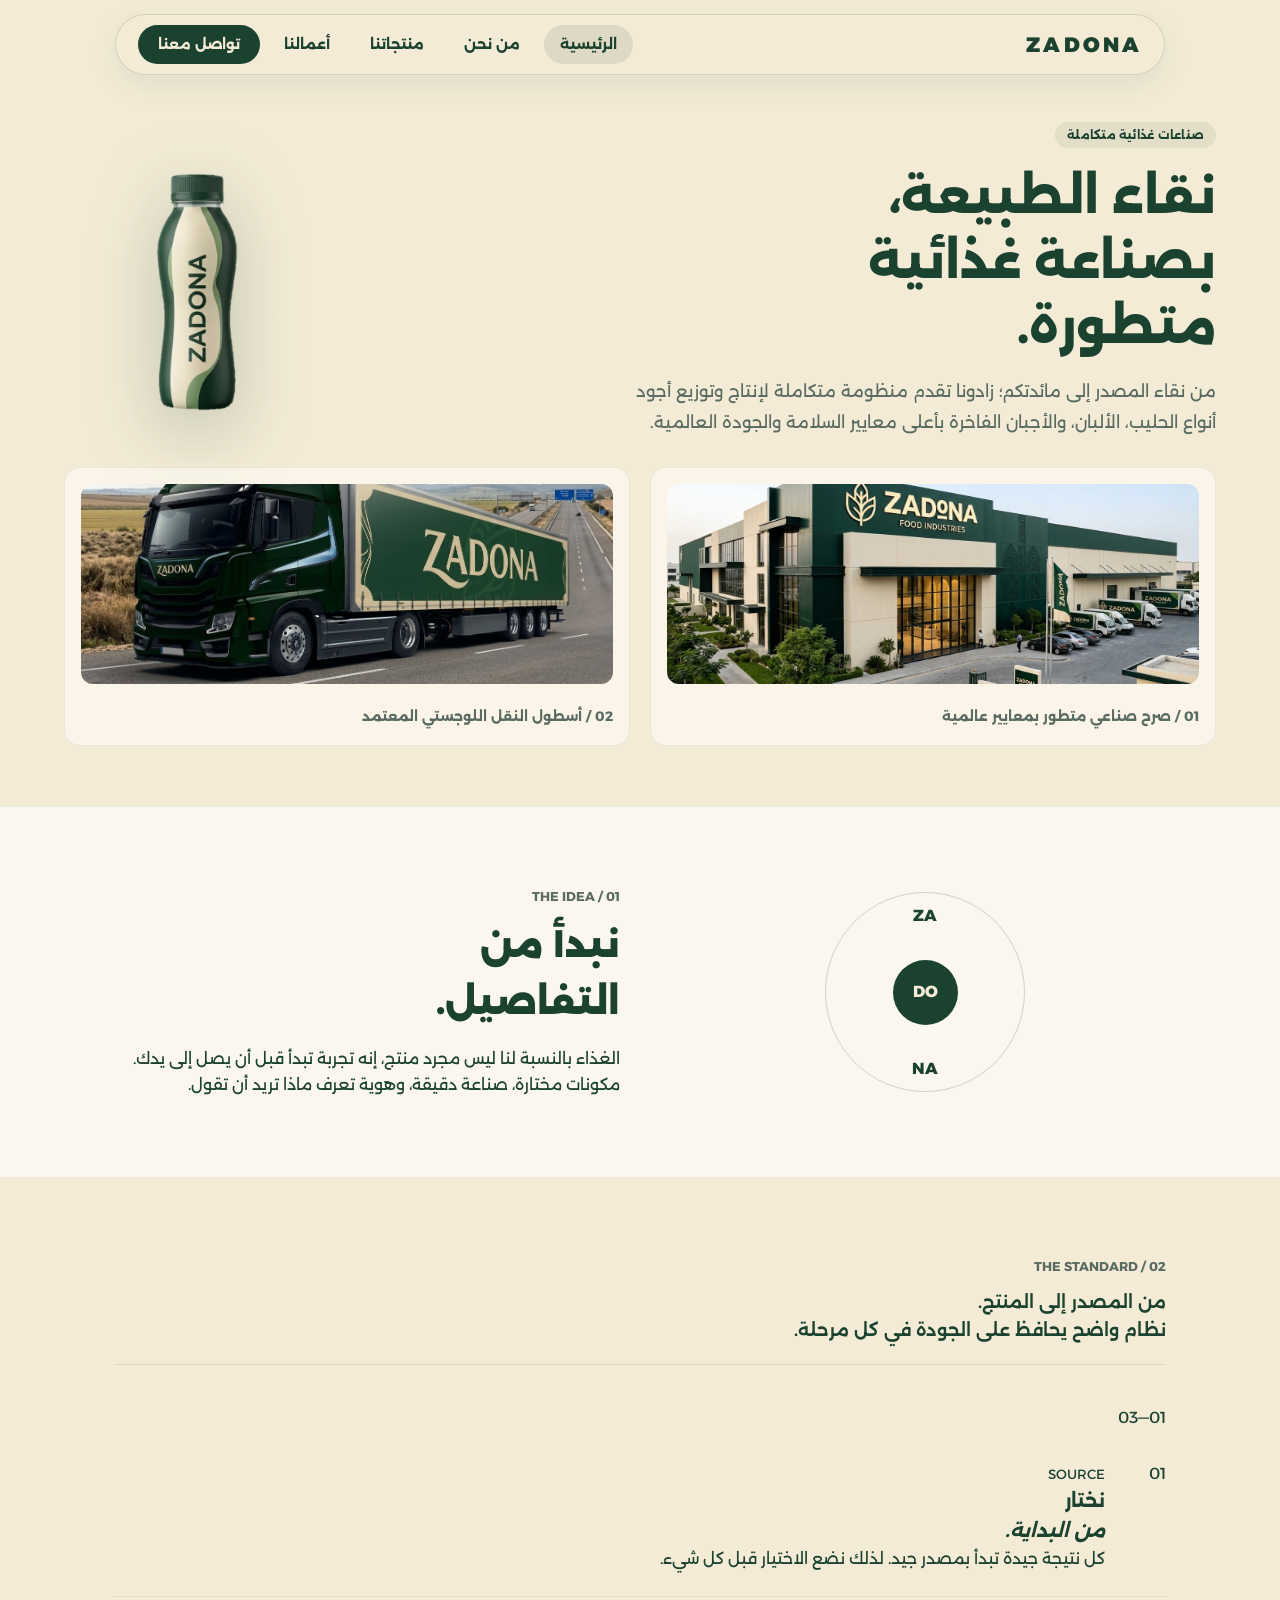
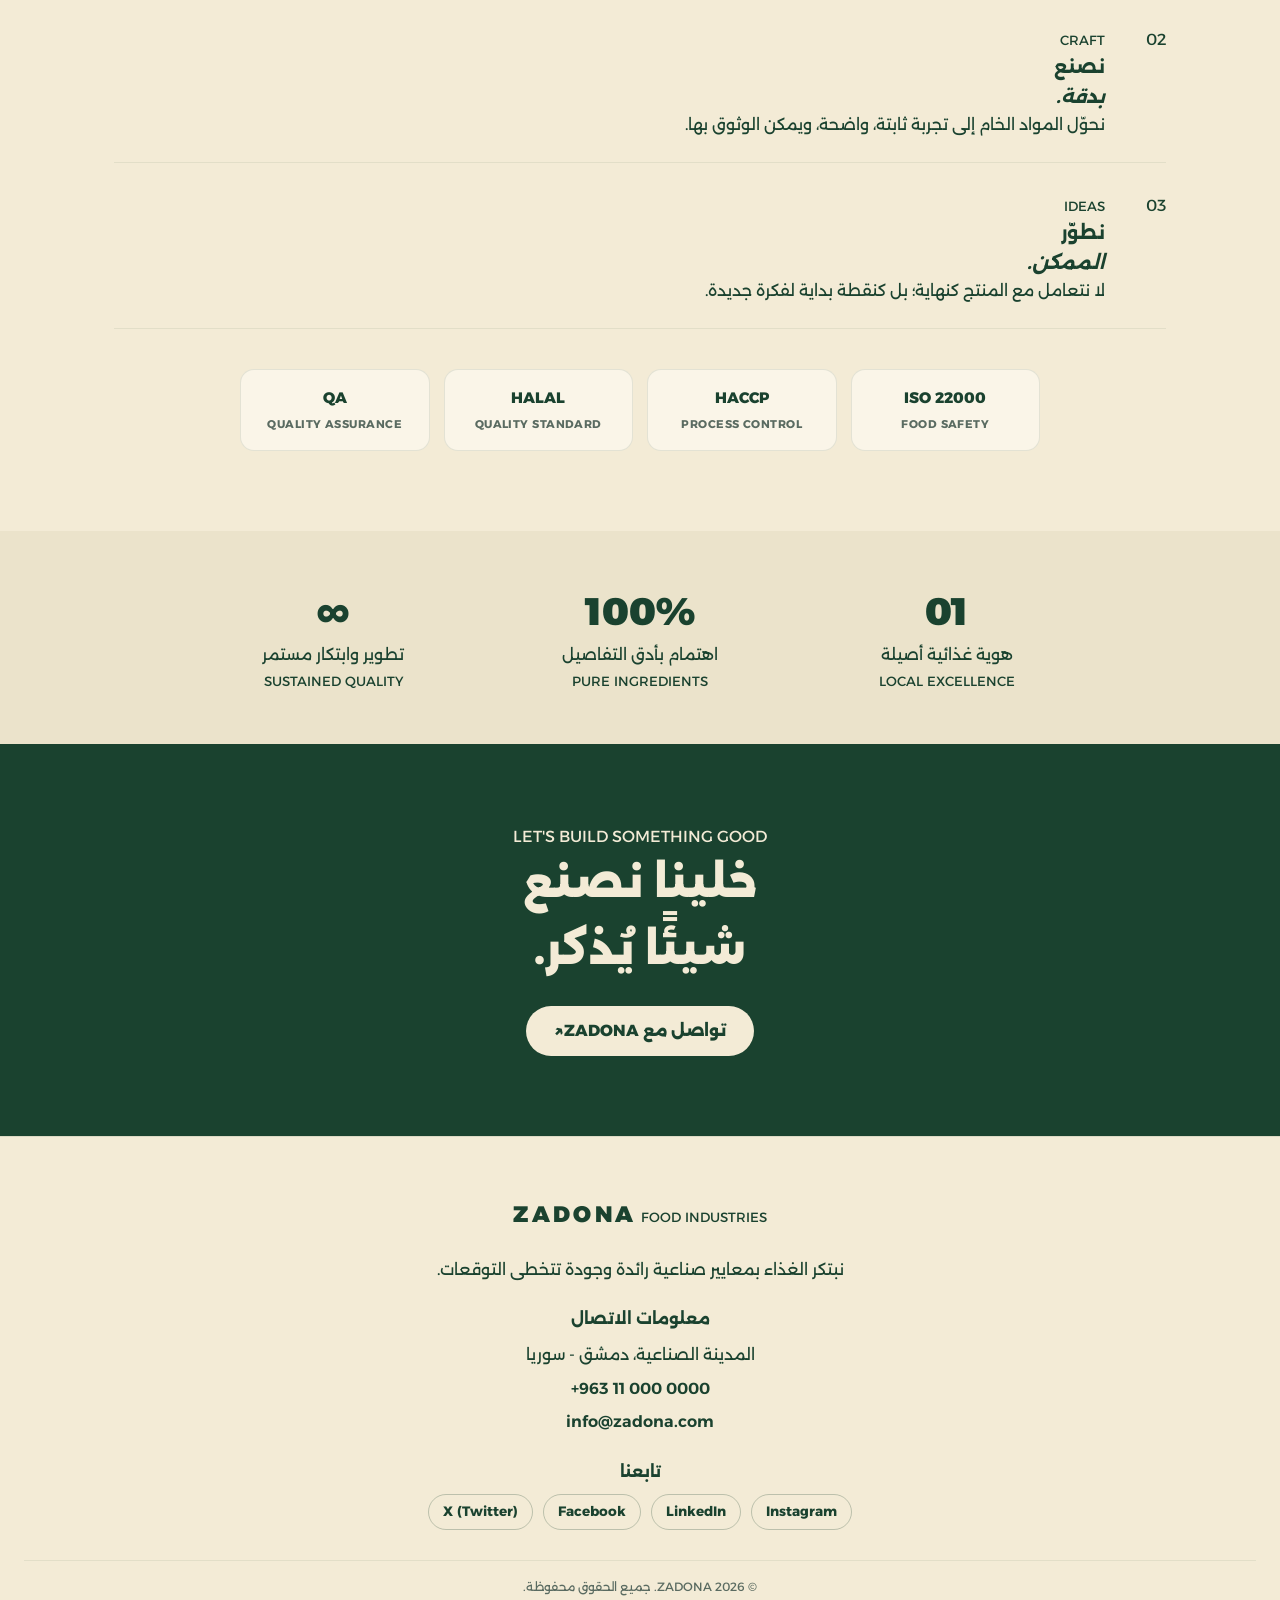
<file: index.html>
<!DOCTYPE html>
<html lang="ar" dir="rtl">
<head>
  <meta charset="UTF-8">
  <meta name="viewport" content="width=device-width, initial-scale=1.0">
  <title>ZADONA | صناعات غذائية متقدمة</title>
  <link rel="preconnect" href="https://fonts.googleapis.com">
  <link rel="preconnect" href="https://fonts.gstatic.com" crossorigin>
  <link href="https://fonts.googleapis.com/css2?family=Alexandria:wght@300;400;600;700;800;900&display=swap" rel="stylesheet">
  <link rel="stylesheet" href="./style.css?v=2">
</head>
<body>

  <!-- 1. نافبار زجاجي عائم (Glass Navbar) -->
  <header class="glass-header">
    <div class="glass-nav-container">
      <div class="nav-brand">
        <a href="index.html">ZADONA</a>
      </div>
      <nav class="nav-menu">
        <a href="index.html" class="nav-item active">الرئيسية</a>
        <a href="about.html" class="nav-item">من نحن</a>
        <a href="products.html" class="nav-item">منتجاتنا</a>
        <a href="works.html" class="nav-item">أعمالنا</a>
        <a href="contact.html" class="nav-item nav-btn-cta">تواصل معنا</a>
      </nav>
    </div>
  </header>

  <!-- العبوة العائمة في الهيرو -->
  <div id="floating-bottle" class="floating-bottle">
    <img src="./public/images/bottle.png" alt="ZADONA Bottle">
  </div>

  <main>
    <!-- 2. قسم الهيرو مع صورة المصنع والشاحنة -->
    <section id="hero" class="hero-section">
      <div class="hero-container">
        <span class="badge">صناعات غذائية متكاملة</span>
        <h1 class="hero-title">نقاء الطبيعة،<br>بصناعة غذائية<br><span>متطورة.</span></h1>
        <p class="hero-desc">
          من نقاء المصدر إلى مائدتكم؛ زادونا تقدم منظومة متكاملة لإنتاج وتوزيع أجود أنواع الحليب، الألبان، والأجبان الفاخرة بأعلى معايير السلامة والجودة العالمية.
        </p>
      </div>

      <div class="hero-bento">
        <div class="bento-card">
          <img src="./public/images/factory.jpg" alt="مجمع زادونا الصناعي">
          <span>01 / صرح صناعي متطور بمعايير عالمية</span>
        </div>
        <div class="bento-card">
          <img src="./public/images/zadona-truck.jpg" alt="أسطول النقل المعتمد">
          <span>02 / أسطول النقل اللوجستي المعتمد</span>
        </div>
      </div>
    </section>

    <!-- 3. قسم المدار والفكرة -->
    <section id="about" class="about-section">
      <div class="about-container">
        <div class="orbit-visual">
          <div class="orbit-circle">
            <span class="orbit-tag top">ZA</span>
            <div class="orbit-center">DO</div>
            <span class="orbit-tag bottom">NA</span>
          </div>
        </div>
        <div class="about-content">
          <span class="section-label">01 / THE IDEA</span>
          <h2>نبدأ من<br><span>التفاصيل.</span></h2>
          <p class="lead-text">الغذاء بالنسبة لنا ليس مجرد منتج، إنه تجربة تبدأ قبل أن يصل إلى يدك.</p>
          <p class="sub-text">مكونات مختارة، صناعة دقيقة، وهوية تعرف ماذا تريد أن تقول.</p>
        </div>
      </div>
    </section>

    <!-- 4. معايير الجودة -->
    <section id="quality" class="quality-editorial">
      <div class="quality-top">
        <span class="section-label">02 / THE STANDARD</span>
        <p class="quality-caption">
          من المصدر إلى المنتج.<br>
          نظام واضح يحافظ على الجودة في كل مرحلة.
        </p>
      </div>

      <div class="quality-stage">
        <div class="quality-index">01—03</div>
        <article class="quality-item">
          <span>01</span>
          <div>
            <small>SOURCE</small>
            <h3>نختار<br><em>من البداية.</em></h3>
            <p>كل نتيجة جيدة تبدأ بمصدر جيد. لذلك نضع الاختيار قبل كل شيء.</p>
          </div>
        </article>

        <article class="quality-item">
          <span>02</span>
          <div>
            <small>CRAFT</small>
            <h3>نصنع<br><em>بدقة.</em></h3>
            <p>نحوّل المواد الخام إلى تجربة ثابتة، واضحة، ويمكن الوثوق بها.</p>
          </div>
        </article>

        <article class="quality-item">
          <span>03</span>
          <div>
            <small>IDEAS</small>
            <h3>نطوّر<br><em>الممكن.</em></h3>
            <p>لا نتعامل مع المنتج كنهاية؛ بل كنقطة بداية لفكرة جديدة.</p>
          </div>
        </article>
      </div>

      <div class="quality-badges">
        <div><strong>ISO 22000</strong><span>FOOD SAFETY</span></div>
        <div><strong>HACCP</strong><span>PROCESS CONTROL</span></div>
        <div><strong>HALAL</strong><span>QUALITY STANDARD</span></div>
        <div><strong>QA</strong><span>QUALITY ASSURANCE</span></div>
      </div>
    </section>

    <!-- 5. الإحصائيات -->
    <section id="stats" class="stats-section">
      <div class="stats-container">
        <div class="stat-box">
          <span class="stat-num">01</span>
          <p class="stat-title">هوية غذائية أصيلة</p>
          <small>LOCAL EXCELLENCE</small>
        </div>
        <div class="stat-box">
          <span class="stat-num">100%</span>
          <p class="stat-title">اهتمام بأدق التفاصيل</p>
          <small>PURE INGREDIENTS</small>
        </div>
        <div class="stat-box">
          <span class="stat-num">∞</span>
          <p class="stat-title">تطوير وابتكار مستمر</p>
          <small>SUSTAINED QUALITY</small>
        </div>
      </div>
    </section>

    <!-- 6. بانر التواصل -->
    <section id="contact" class="contact-cta-section">
      <div class="cta-container">
        <span class="cta-tag">LET'S BUILD SOMETHING GOOD</span>
        <h2 class="cta-title">خلينا نصنع<br>شيئًا يُذكر.</h2>
        <a href="mailto:info@zadona.com" class="cta-btn">
          <span>تواصل مع ZADONA</span>
          <span class="btn-arrow">↗</span>
        </a>
      </div>
    </section>
  </main>

  <!-- 7. الفوتر النهائي بمعلومات الاتصال -->
  <footer class="site-footer">
    <div class="footer-container">
      <div class="footer-logo">
        <span class="brand-name">ZADONA</span>
        <small class="brand-sub">FOOD INDUSTRIES</small>
      </div>
      <p class="footer-desc">نبتكر الغذاء بمعايير صناعية رائدة وجودة تتخطى التوقعات.</p>
      
      <div class="footer-col">
        <h4>معلومات الاتصال</h4>
        <ul class="contact-list">
          <li>المدينة الصناعية، دمشق - سوريا</li>
          <li><a href="tel:+963110000000" dir="ltr">+963 11 000 0000</a></li>
          <li><a href="mailto:info@zadona.com">info@zadona.com</a></li>
        </ul>
      </div>

      <div class="footer-col">
        <h4>تابعنا</h4>
        <div class="social-links">
          <a href="#">Instagram</a>
          <a href="#">LinkedIn</a>
          <a href="#">Facebook</a>
          <a href="#">X (Twitter)</a>
        </div>
      </div>
    </div>
    <div class="footer-bottom">
      <p class="footer-rights">© ZADONA 2026. جميع الحقوق محفوظة.</p>
    </div>
  </footer>

</body>
</html>
</file>
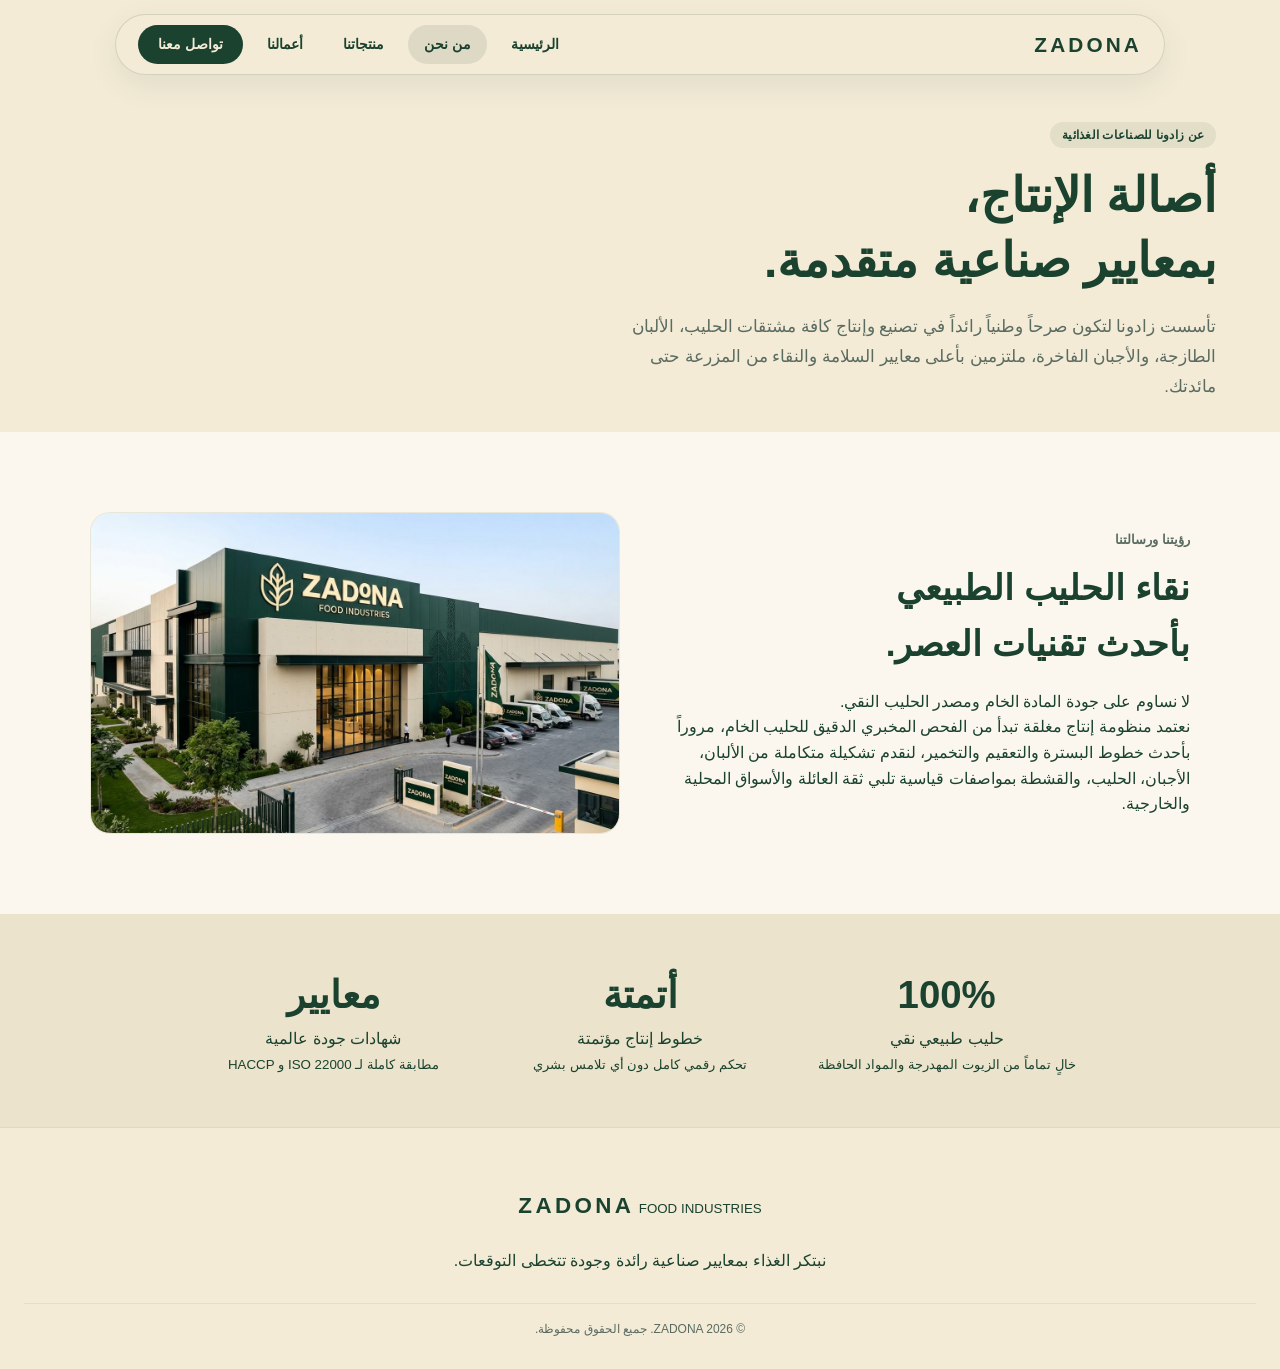
<file: about.html>
<!DOCTYPE html>
<html lang="ar" dir="rtl">
<head>
  <meta charset="UTF-8">
  <meta name="viewport" content="width=device-width, initial-scale=1.0">
  <title>من نحن | ZADONA</title>
  <link rel="stylesheet" href="./style.css?v=2">
</head>
<body>

  <!-- النافبار الزجاجي -->
  <header class="glass-header">
    <div class="glass-nav-container">
      <div class="nav-brand">
        <a href="index.html">ZADONA</a>
      </div>
      <nav class="nav-menu">
        <a href="index.html" class="nav-item">الرئيسية</a>
        <a href="about.html" class="nav-item active">من نحن</a>
        <a href="products.html" class="nav-item">منتجاتنا</a>
        <a href="works.html" class="nav-item">أعمالنا</a>
        <a href="contact.html" class="nav-item nav-btn-cta">تواصل معنا</a>
      </nav>
    </div>
  </header>

  <main>
    <!-- رأس صفحة من نحن -->
    <section class="hero-section" style="padding-bottom: 30px;">
      <div class="hero-container">
        <span class="badge">عن زادونا للصناعات الغذائية</span>
        <h1 class="hero-title">أصالة الإنتاج،<br><span>بمعايير صناعية متقدمة.</span></h1>
        <p class="hero-desc">
          تأسست زادونا لتكون صرحاً وطنياً رائداً في تصنيع وإنتاج كافة مشتقات الحليب، الألبان الطازجة، والأجبان الفاخرة، ملتزمين بأعلى معايير السلامة والنقاء من المزرعة حتى مائدتك.
        </p>
      </div>
    </section>

    <!-- صورة الصرح الصناعي ونبذة الرؤية -->
    <section class="about-section" style="border: none;">
      <div class="about-container">
        <div class="about-content">
          <span class="section-label">رؤيتنا ورسالتنا</span>
          <h2>نقاء الحليب الطبيعي<br><span>بأحدث تقنيات العصر.</span></h2>
          <p class="lead-text">لا نساوم على جودة المادة الخام ومصدر الحليب النقي.</p>
          <p class="sub-text">
            نعتمد منظومة إنتاج مغلقة تبدأ من الفحص المخبري الدقيق للحليب الخام، مروراً بأحدث خطوط البسترة والتعقيم والتخمير، لنقدم تشكيلة متكاملة من الألبان، الأجبان، الحليب، والقشطة بمواصفات قياسية تلبي ثقة العائلة والأسواق المحلية والخارجية.
          </p>
        </div>
        <div class="bento-card" style="padding: 0; overflow: hidden; border-radius: 20px;">
          <img src="./public/images/factory.jpg" alt="مصنع زادونا" style="width: 100%; height: 320px; object-fit: cover; margin: 0; display: block;">
        </div>
      </div>
    </section>

    <!-- ركائز زادونا -->
    <section class="stats-section">
      <div class="stats-container">
        <div class="stat-box">
          <span class="stat-num">100%</span>
          <p class="stat-title">حليب طبيعي نقي</p>
          <small>خالٍ تماماً من الزيوت المهدرجة والمواد الحافظة</small>
        </div>
        <div class="stat-box">
          <span class="stat-num">أتمتة</span>
          <p class="stat-title">خطوط إنتاج مؤتمتة</p>
          <small>تحكم رقمي كامل دون أي تلامس بشري</small>
        </div>
        <div class="stat-box">
          <span class="stat-num">معايير</span>
          <p class="stat-title">شهادات جودة عالمية</p>
          <small>مطابقة كاملة لـ ISO 22000 و HACCP</small>
        </div>
      </div>
    </section>
  </main>

  <!-- الفوتر -->
  <footer class="site-footer">
    <div class="footer-container">
      <div class="footer-logo">
        <span class="brand-name">ZADONA</span>
        <small class="brand-sub">FOOD INDUSTRIES</small>
      </div>
      <p class="footer-desc">نبتكر الغذاء بمعايير صناعية رائدة وجودة تتخطى التوقعات.</p>
    </div>
    <div class="footer-bottom">
      <p class="footer-rights">© ZADONA 2026. جميع الحقوق محفوظة.</p>
    </div>
  </footer>

</body>
</html>
</file>
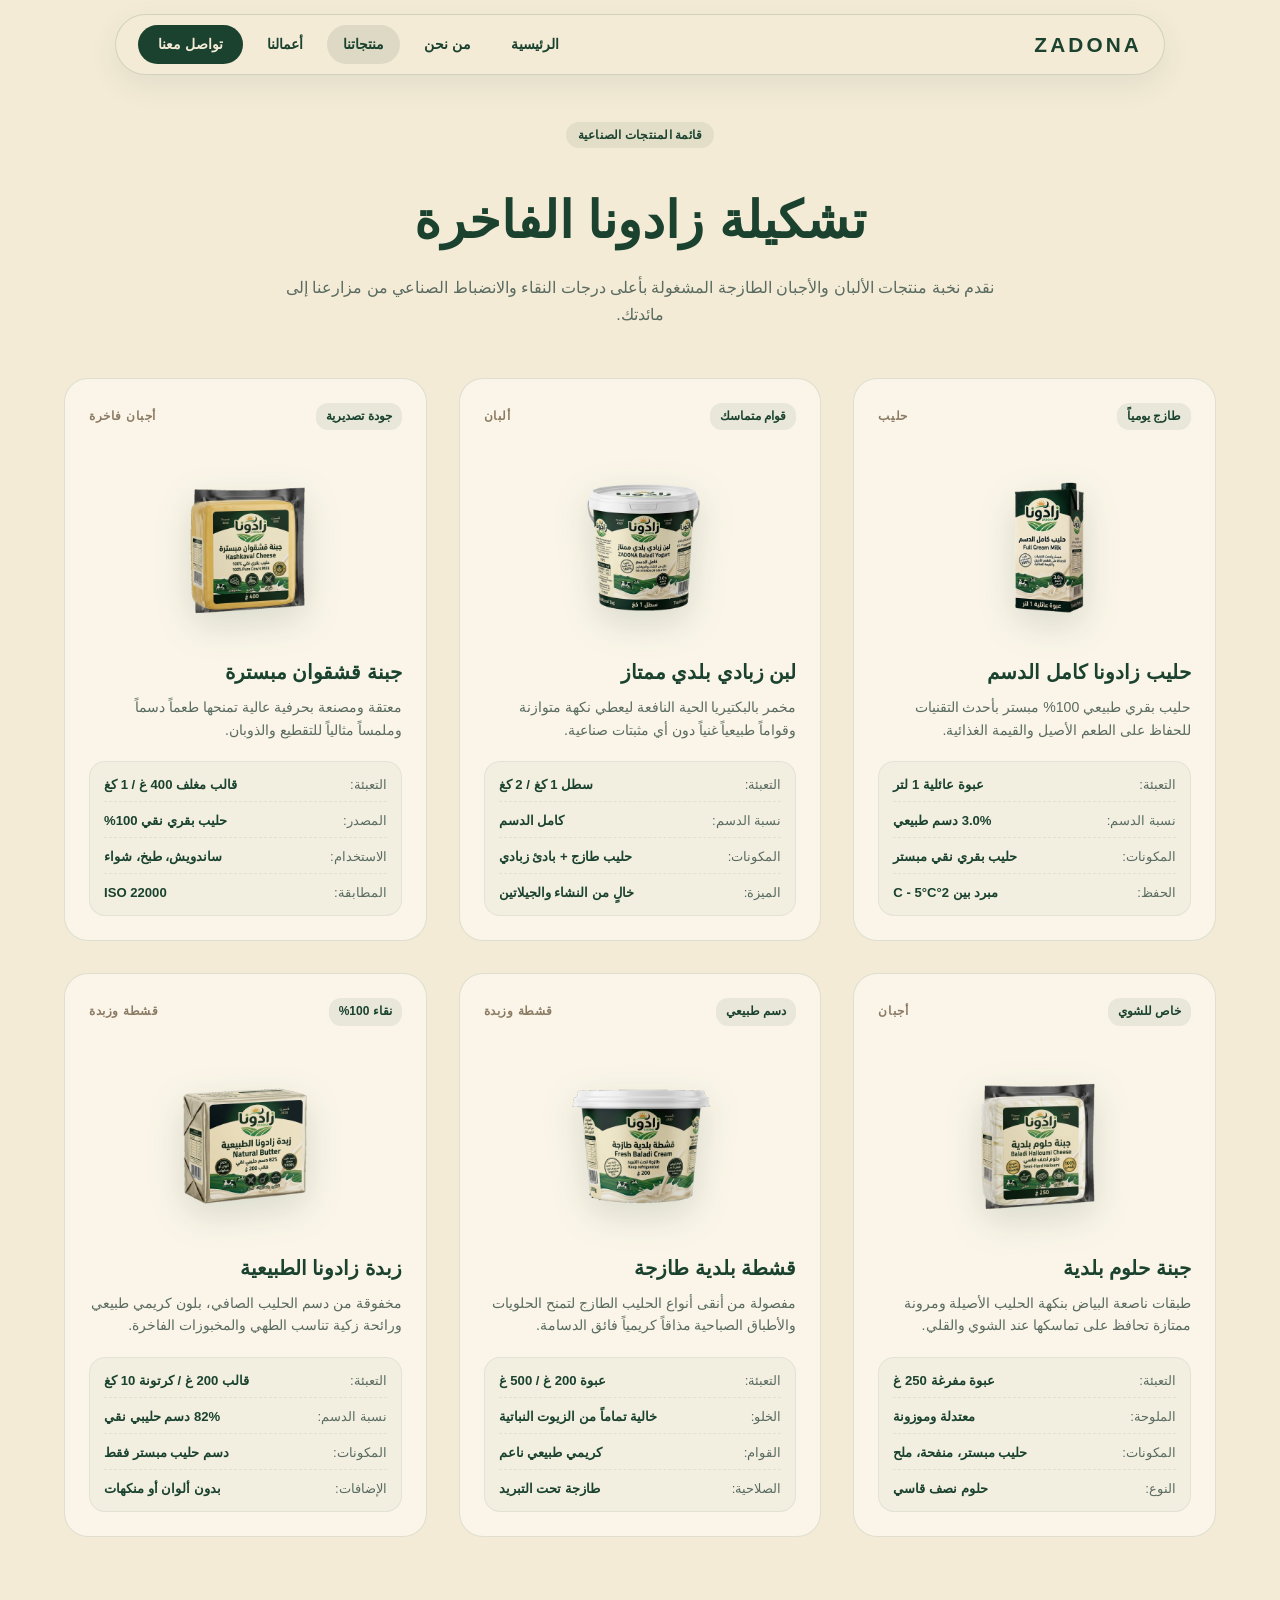
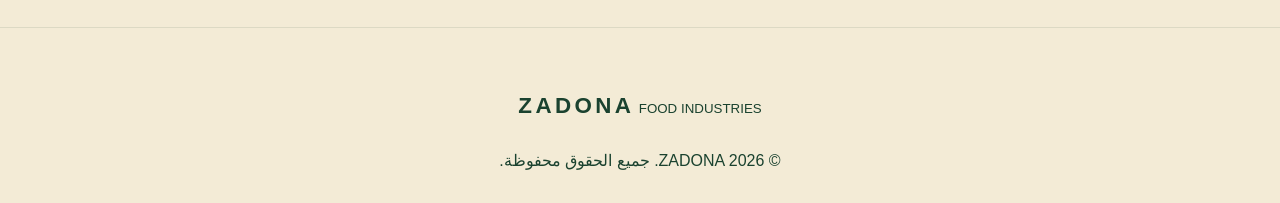
<file: products.html>
<!DOCTYPE html>
<html lang="ar" dir="rtl">
<head>
  <meta charset="UTF-8">
  <meta name="viewport" content="width=device-width, initial-scale=1.0">
  <title>منتجاتنا | ZADONA</title>
  <link rel="stylesheet" href="./style.css?v=4">
</head>
<body>

  <!-- النافبار الزجاجي -->
  <header class="glass-header">
    <div class="glass-nav-container">
      <div class="nav-brand">
        <a href="index.html">ZADONA</a>
      </div>
      <nav class="nav-menu">
        <a href="index.html" class="nav-item">الرئيسية</a>
        <a href="about.html" class="nav-item">من نحن</a>
        <a href="products.html" class="nav-item active">منتجاتنا</a>
        <a href="works.html" class="nav-item">أعمالنا</a>
        <a href="contact.html" class="nav-item nav-btn-cta">تواصل معنا</a>
      </nav>
    </div>
  </header>

  <main>
    <!-- رأس الصفحة -->
    <section class="products-hero">
      <div class="products-hero-inner">
        <span class="badge">قائمة المنتجات الصناعية</span>
        <h1>تشكيلة زادونا الفاخرة</h1>
        <p>نقدم نخبة منتجات الألبان والأجبان الطازجة المشغولة بأعلى درجات النقاء والانضباط الصناعي من مزارعنا إلى مائدتك.</p>
      </div>
    </section>

    <!-- شبكة المنتجات الستة كاملة -->
    <section class="products-catalog">
      <div class="catalog-grid">

        <!-- 1. حليب طازج مبستر -->
        <div class="luxury-card">
          <div class="card-head">
            <span class="tag-status">طازج يومياً</span>
            <span class="tag-category">حليب</span>
          </div>
          <div class="card-visual">
            <img src="./public/images/milk-1l.png" alt="حليب زادونا كامل الدسم">
          </div>
          <div class="card-body">
            <h3>حليب زادونا كامل الدسم</h3>
            <p class="card-brief">حليب بقري طبيعي 100% مبستر بأحدث التقنيات للحفاظ على الطعم الأصيل والقيمة الغذائية.</p>
            <div class="spec-list">
              <div class="spec-row"><span>التعبئة:</span><strong>عبوة عائلية 1 لتر</strong></div>
              <div class="spec-row"><span>نسبة الدسم:</span><strong>3.0% دسم طبيعي</strong></div>
              <div class="spec-row"><span>المكونات:</span><strong>حليب بقري نقي مبستر</strong></div>
              <div class="spec-row"><span>الحفظ:</span><strong>مبرد بين 2°C - 5°C</strong></div>
            </div>
          </div>
        </div>

        <!-- 2. لبن زبادي -->
        <div class="luxury-card">
          <div class="card-head">
            <span class="tag-status">قوام متماسك</span>
            <span class="tag-category">ألبان</span>
          </div>
          <div class="card-visual">
            <img src="./public/images/yogurt-1kg.png" alt="لبن زبادي زادونا">
          </div>
          <div class="card-body">
            <h3>لبن زبادي بلدي ممتاز</h3>
            <p class="card-brief">مخمر بالبكتيريا الحية النافعة ليعطي نكهة متوازنة وقواماً طبيعياً غنياً دون أي مثبتات صناعية.</p>
            <div class="spec-list">
              <div class="spec-row"><span>التعبئة:</span><strong>سطل 1 كغ / 2 كغ</strong></div>
              <div class="spec-row"><span>نسبة الدسم:</span><strong>كامل الدسم</strong></div>
              <div class="spec-row"><span>المكونات:</span><strong>حليب طازج + بادئ زبادي</strong></div>
              <div class="spec-row"><span>الميزة:</span><strong>خالٍ من النشاء والجيلاتين</strong></div>
            </div>
          </div>
        </div>

        <!-- 3. جبنة قشقوان -->
        <div class="luxury-card">
          <div class="card-head">
            <span class="tag-status">جودة تصديرية</span>
            <span class="tag-category">أجبان فاخرة</span>
          </div>
          <div class="card-visual">
            <img src="./public/images/kashkaval.png" alt="جبنة قشقوان زادونا">
          </div>
          <div class="card-body">
            <h3>جبنة قشقوان مبسترة</h3>
            <p class="card-brief">معتقة ومصنعة بحرفية عالية تمنحها طعماً دسماً وملمساً مثالياً للتقطيع والذوبان.</p>
            <div class="spec-list">
              <div class="spec-row"><span>التعبئة:</span><strong>قالب مغلف 400 غ / 1 كغ</strong></div>
              <div class="spec-row"><span>المصدر:</span><strong>حليب بقري نقي 100%</strong></div>
              <div class="spec-row"><span>الاستخدام:</span><strong>ساندويش، طبخ، شواء</strong></div>
              <div class="spec-row"><span>المطابقة:</span><strong>ISO 22000</strong></div>
            </div>
          </div>
        </div>

        <!-- 4. جبنة حلوم -->
        <div class="luxury-card">
          <div class="card-head">
            <span class="tag-status">خاص للشوي</span>
            <span class="tag-category">أجبان</span>
          </div>
          <div class="card-visual">
            <img src="./public/images/halloumi.png" alt="جبنة حلوم زادونا">
          </div>
          <div class="card-body">
            <h3>جبنة حلوم بلدية</h3>
            <p class="card-brief">طبقات ناصعة البياض بنكهة الحليب الأصيلة ومرونة ممتازة تحافظ على تماسكها عند الشوي والقلي.</p>
            <div class="spec-list">
              <div class="spec-row"><span>التعبئة:</span><strong>عبوة مفرغة 250 غ</strong></div>
              <div class="spec-row"><span>الملوحة:</span><strong>معتدلة وموزونة</strong></div>
              <div class="spec-row"><span>المكونات:</span><strong>حليب مبستر، منفحة، ملح</strong></div>
              <div class="spec-row"><span>النوع:</span><strong>حلوم نصف قاسي</strong></div>
            </div>
          </div>
        </div>

        <!-- 5. قشطة بلدية -->
        <div class="luxury-card">
          <div class="card-head">
            <span class="tag-status">دسم طبيعي</span>
            <span class="tag-category">قشطة وزبدة</span>
          </div>
          <div class="card-visual">
            <img src="./public/images/cream.png" alt="قشطة زادونا">
          </div>
          <div class="card-body">
            <h3>قشطة بلدية طازجة</h3>
            <p class="card-brief">مفصولة من أنقى أنواع الحليب الطازج لتمنح الحلويات والأطباق الصباحية مذاقاً كريمياً فائق الدسامة.</p>
            <div class="spec-list">
              <div class="spec-row"><span>التعبئة:</span><strong>عبوة 200 غ / 500 غ</strong></div>
              <div class="spec-row"><span>الخلو:</span><strong>خالية تماماً من الزيوت النباتية</strong></div>
              <div class="spec-row"><span>القوام:</span><strong>كريمي طبيعي ناعم</strong></div>
              <div class="spec-row"><span>الصلاحية:</span><strong>طازجة تحت التبريد</strong></div>
            </div>
          </div>
        </div>

        <!-- 6. زبدة طبيعية -->
        <div class="luxury-card">
          <div class="card-head">
            <span class="tag-status">نقاء 100%</span>
            <span class="tag-category">قشطة وزبدة</span>
          </div>
          <div class="card-visual">
            <img src="./public/images/butter.png" alt="زبدة زادونا">
          </div>
          <div class="card-body">
            <h3>زبدة زادونا الطبيعية</h3>
            <p class="card-brief">مخفوقة من دسم الحليب الصافي، بلون كريمي طبيعي ورائحة زكية تناسب الطهي والمخبوزات الفاخرة.</p>
            <div class="spec-list">
              <div class="spec-row"><span>التعبئة:</span><strong>قالب 200 غ / كرتونة 10 كغ</strong></div>
              <div class="spec-row"><span>نسبة الدسم:</span><strong>82% دسم حليبي نقي</strong></div>
              <div class="spec-row"><span>المكونات:</span><strong>دسم حليب مبستر فقط</strong></div>
              <div class="spec-row"><span>الإضافات:</span><strong>بدون ألوان أو منكهات</strong></div>
            </div>
          </div>
        </div>

      </div>
    </section>
  </main>

  <!-- الفوتر -->
  <footer class="site-footer">
    <div class="footer-container">
      <div class="footer-logo">
        <span class="brand-name">ZADONA</span>
        <small class="brand-sub">FOOD INDUSTRIES</small>
      </div>
      <p class="footer-rights">© ZADONA 2026. جميع الحقوق محفوظة.</p>
    </div>
  </footer>

</body>
</html>
</file>
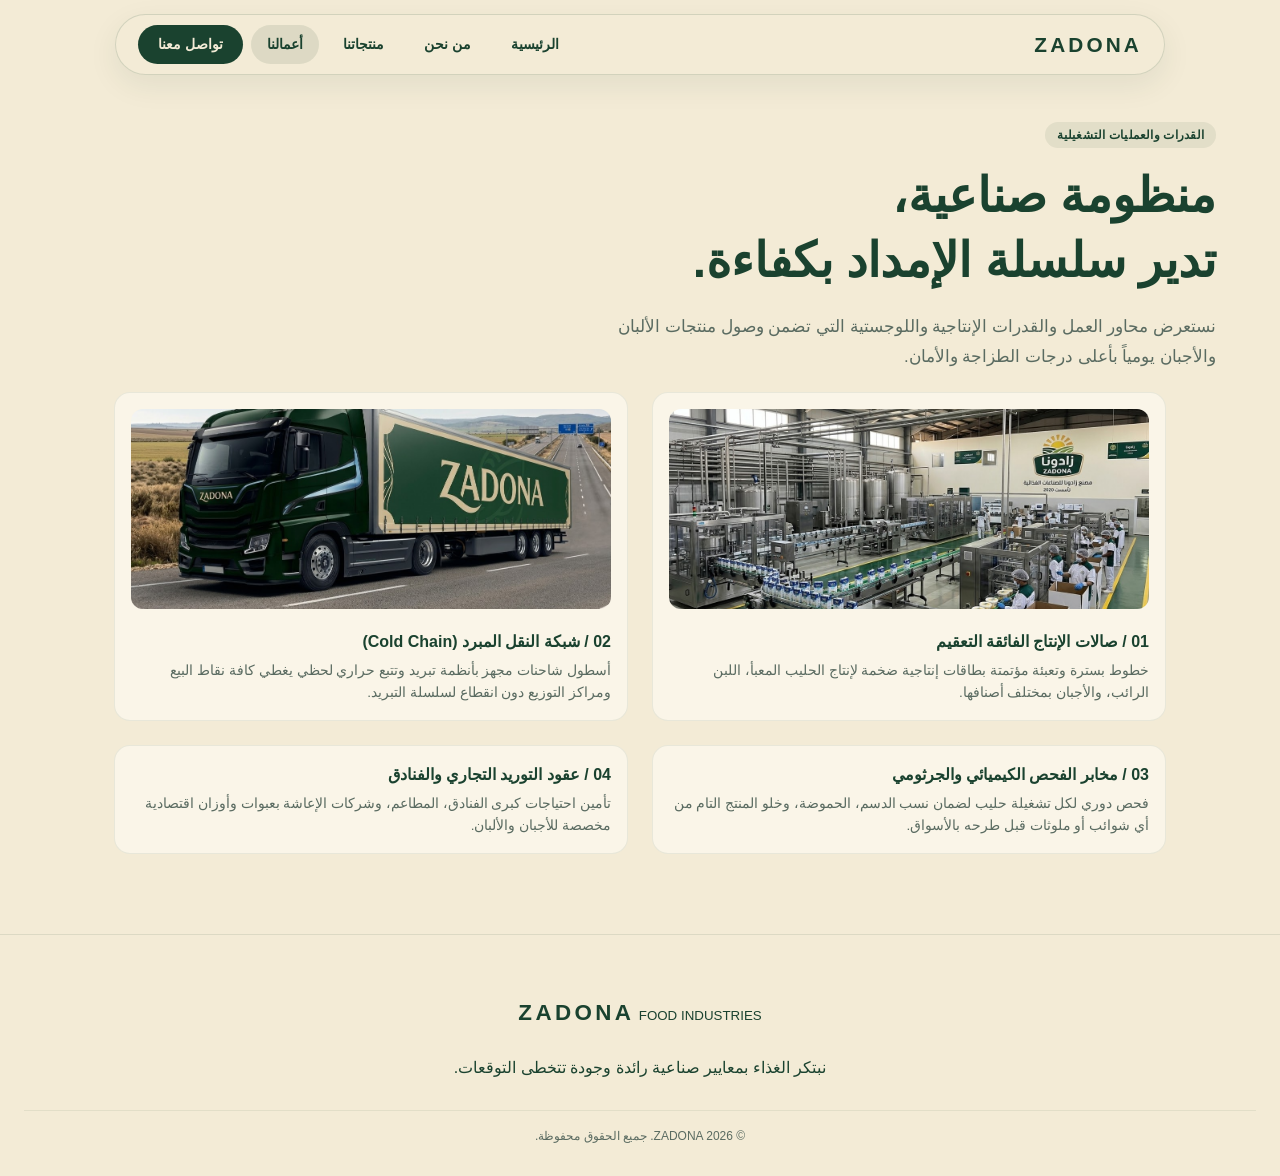
<file: works.html>
<!DOCTYPE html>
<html lang="ar" dir="rtl">
<head>
  <meta charset="UTF-8">
  <meta name="viewport" content="width=device-width, initial-scale=1.0">
  <title>أعمالنا | ZADONA</title>
  <link rel="stylesheet" href="./style.css?v=2">
</head>
<body>

  <!-- النافبار الزجاجي -->
  <header class="glass-header">
    <div class="glass-nav-container">
      <div class="nav-brand">
        <a href="index.html">ZADONA</a>
      </div>
      <nav class="nav-menu">
        <a href="index.html" class="nav-item">الرئيسية</a>
        <a href="about.html" class="nav-item">من نحن</a>
        <a href="products.html" class="nav-item">منتجاتنا</a>
        <a href="works.html" class="nav-item active">أعمالنا</a>
        <a href="contact.html" class="nav-item nav-btn-cta">تواصل معنا</a>
      </nav>
    </div>
  </header>

  <main>
    <!-- رأس صفحة أعمالنا -->
    <section class="hero-section" style="padding-bottom: 20px;">
      <div class="hero-container">
        <span class="badge">القدرات والعمليات التشغيلية</span>
        <h1 class="hero-title">منظومة صناعية،<br><span>تدير سلسلة الإمداد بكفاءة.</span></h1>
        <p class="hero-desc">
          نستعرض محاور العمل والقدرات الإنتاجية واللوجستية التي تضمن وصول منتجات الألبان والأجبان يومياً بأعلى درجات الطزاجة والأمان.
        </p>
      </div>
    </section>

    <!-- شبكة أعمال ومراحل الإنتاج -->
    <section class="quality-editorial" style="padding-top: 0;">
      <div class="hero-bento" style="margin-top: 0; gap: 24px;">

        <!-- عمل 1: خطوط التصنيع -->
        <div class="bento-card">
          <img src="./public/images/sjsbsbhu.jpg" alt="خطوط معالجة الحليب">
          <span style="font-size: 1rem; color: var(--zadona-green); display: block; margin-bottom: 6px;">01 / صالات الإنتاج الفائقة التعقيم</span>
          <p style="font-size: 0.85rem; color: var(--text-muted); line-height: 1.6;">
            خطوط بسترة وتعبئة مؤتمتة بطاقات إنتاجية ضخمة لإنتاج الحليب المعبأ، اللبن الرائب، والأجبان بمختلف أصنافها.
          </p>
        </div>

        <!-- عمل 2: اللوجستيات والتوريد -->
        <div class="bento-card">
          <img src="./public/images/zadona-truck.jpg" alt="أسطول شاحنات زادونا">
          <span style="font-size: 1rem; color: var(--zadona-green); display: block; margin-bottom: 6px;">02 / شبكة النقل المبرد (Cold Chain)</span>
          <p style="font-size: 0.85rem; color: var(--text-muted); line-height: 1.6;">
            أسطول شاحنات مجهز بأنظمة تبريد وتتبع حراري لحظي يغطي كافة نقاط البيع ومراكز التوزيع دون انقطاع لسلسلة التبريد.
          </p>
        </div>

        <!-- عمل 3: المخابر وضبط الجودة -->
        <div class="bento-card">
          <span style="font-size: 1rem; color: var(--zadona-green); display: block; margin-bottom: 6px;">03 / مخابر الفحص الكيميائي والجرثومي</span>
          <p style="font-size: 0.85rem; color: var(--text-muted); line-height: 1.6;">
            فحص دوري لكل تشغيلة حليب لضمان نسب الدسم، الحموضة، وخلو المنتج التام من أي شوائب أو ملوثات قبل طرحه بالأسواق.
          </p>
        </div>

        <!-- عمل 4: التوريد للقطاعات التجارية -->
        <div class="bento-card">
          <span style="font-size: 1rem; color: var(--zadona-green); display: block; margin-bottom: 6px;">04 / عقود التوريد التجاري والفنادق</span>
          <p style="font-size: 0.85rem; color: var(--text-muted); line-height: 1.6;">
            تأمين احتياجات كبرى الفنادق، المطاعم، وشركات الإعاشة بعبوات وأوزان اقتصادية مخصصة للأجبان والألبان.
          </p>
        </div>

      </div>
    </section>
  </main>

  <!-- الفوتر -->
  <footer class="site-footer">
    <div class="footer-container">
      <div class="footer-logo">
        <span class="brand-name">ZADONA</span>
        <small class="brand-sub">FOOD INDUSTRIES</small>
      </div>
      <p class="footer-desc">نبتكر الغذاء بمعايير صناعية رائدة وجودة تتخطى التوقعات.</p>
    </div>
    <div class="footer-bottom">
      <p class="footer-rights">© ZADONA 2026. جميع الحقوق محفوظة.</p>
    </div>
  </footer>

</body>
</html>
</file>
<file: style.css>
:root {
  --zadona-green: #1a422f;
  --zadona-cream: #f3ebd6;
  --zadona-card-bg: #faf5e8;
  --text-dark: #1a422f;
  --text-muted: #5a6b61;
}

* {
  margin: 0;
  padding: 0;
  box-sizing: border-box;
}

html, body {
  background-color: var(--zadona-cream);
  color: var(--text-dark);
  font-family: 'Alexandria', -apple-system, BlinkMacSystemFont, sans-serif;
  overflow-x: hidden;
  line-height: 1.6;
  direction: rtl;
}

/* ===================================================
   نافبار زجاجي (Glassmorphism Navbar)
=================================================== */
.glass-header {
  position: sticky;
  top: 14px;
  left: 0;
  right: 0;
  z-index: 1000;
  padding: 0 16px;
  display: flex;
  justify-content: center;
}

.glass-nav-container {
  width: 100%;
  max-width: 1050px;
  background: rgba(243, 235, 214, 0.75);
  backdrop-filter: blur(16px);
  -webkit-backdrop-filter: blur(16px);
  border: 1px solid rgba(26, 66, 47, 0.15);
  box-shadow: 0 10px 30px rgba(26, 66, 47, 0.08);
  border-radius: 40px;
  padding: 10px 22px;
  display: flex;
  align-items: center;
  justify-content: space-between;
}

.nav-brand a {
  font-size: 1.3rem;
  font-weight: 900;
  letter-spacing: 0.15em;
  color: var(--zadona-green);
  text-decoration: none;
}

.nav-menu {
  display: flex;
  align-items: center;
  gap: 8px;
}

.nav-item {
  text-decoration: none;
  color: var(--zadona-green);
  font-size: 0.88rem;
  font-weight: 700;
  padding: 8px 16px;
  border-radius: 20px;
  transition: 0.25s ease;
}

.nav-item:hover,
.nav-item.active {
  background: rgba(26, 66, 47, 0.1);
}

.nav-btn-cta {
  background: var(--zadona-green) !important;
  color: var(--zadona-cream) !important;
  padding: 8px 20px;
}

/* ===================================================
   تعديل حجم العبوة لشاشات سطح المكتب والموبايل
=================================================== */
.floating-bottle {
  position: absolute;
  top: 130px;
  left: 8vw;
  width: 190px;
  z-index: 10;
  pointer-events: none;
  filter: drop-shadow(0 20px 35px rgba(26, 66, 47, 0.25));
  transition: all 0.3s ease;
}

.floating-bottle img {
  width: 100%;
  height: auto;
  display: block;
}

/* الحفاظ على المقاس الصغير للموبايل داخل الميديا كويري */
@media (max-width: 768px) {
  .floating-bottle {
    width: 75px;
    top: 165px;
    left: 6vw;
    filter: drop-shadow(0 12px 18px rgba(26, 66, 47, 0.2));
  }
}

/* ===================================================
   الهيرو والأقسام
=================================================== */
.hero-section {
  padding: 60px 24px;
  max-width: 1200px;
  margin: 0 auto;
}

.badge {
  display: inline-block;
  background: rgba(26, 66, 47, 0.08);
  padding: 4px 12px;
  border-radius: 20px;
  font-size: 0.72rem;
  font-weight: 700;
  margin-bottom: 16px;
  letter-spacing: 0.02em;
}

.hero-title {
  font-size: clamp(1.65rem, 4vw, 3rem);
  font-weight: 800;
  line-height: 1.35;
  margin-bottom: 18px;
}

.hero-desc {
  font-size: 1.05rem;
  color: var(--text-muted);
  max-width: 600px;
  line-height: 1.8;
}

.hero-bento {
  display: grid;
  grid-template-columns: repeat(2, 1fr);
  gap: 20px;
  margin-top: 30px;
}

.bento-card {
  background: var(--zadona-card-bg);
  border: 1px solid rgba(26, 66, 47, 0.08);
  border-radius: 16px;
  overflow: hidden;
  padding: 16px;
}

.bento-card img {
  width: 100%;
  height: 200px;
  object-fit: cover;
  border-radius: 12px;
  margin-bottom: 12px;
}

.bento-card span {
  font-size: 0.85rem;
  font-weight: 700;
  color: var(--text-muted);
}

/* المدار والجودة */
.about-section {
  padding: 80px 24px;
  background: #fbf7ee;
  border-top: 1px solid rgba(26, 66, 47, 0.06);
}

.about-container {
  max-width: 1100px;
  margin: 0 auto;
  display: grid;
  grid-template-columns: 1fr 1fr;
  align-items: center;
  gap: 40px;
}

.orbit-visual {
  display: flex;
  justify-content: center;
}

.orbit-circle {
  width: 200px;
  height: 200px;
  border: 1px solid rgba(26, 66, 47, 0.2);
  border-radius: 50%;
  position: relative;
  display: flex;
  align-items: center;
  justify-content: center;
}

.orbit-center {
  background: var(--zadona-green);
  color: var(--zadona-cream);
  width: 65px;
  height: 65px;
  border-radius: 50%;
  display: flex;
  align-items: center;
  justify-content: center;
  font-weight: 800;
}

.orbit-tag {
  position: absolute;
  font-weight: 800;
}
.orbit-tag.top { top: 10px; }
.orbit-tag.bottom { bottom: 10px; }

.section-label {
  font-size: 0.8rem;
  font-weight: 700;
  color: var(--text-muted);
  display: block;
  margin-bottom: 10px;
}

.about-content h2 {
  font-size: 2.2rem;
  font-weight: 900;
  margin-bottom: 16px;
}

.quality-editorial {
  padding: 80px 24px;
  max-width: 1100px;
  margin: 0 auto;
}

.quality-top {
  margin-bottom: 40px;
  border-bottom: 1px solid rgba(26, 66, 47, 0.1);
  padding-bottom: 20px;
}

.quality-caption {
  font-size: 1.1rem;
  font-weight: 600;
}

.quality-stage {
  display: flex;
  flex-direction: column;
  gap: 30px;
}

.quality-item {
  display: grid;
  grid-template-columns: 45px 1fr;
  gap: 16px;
  border-bottom: 1px solid rgba(26, 66, 47, 0.08);
  padding-bottom: 24px;
}

/* ===================================================
   توسيط وفصل كروت الشهادات والمعايير
=================================================== */
.quality-badges {
  margin: 40px auto 0;
  max-width: 800px;
  display: grid;
  grid-template-columns: repeat(4, 1fr);
  gap: 14px;
  justify-content: center;
}

.quality-badges > div {
  background: var(--zadona-card-bg);
  border: 1px solid rgba(26, 66, 47, 0.1);
  border-radius: 14px;
  padding: 16px 10px;
  display: flex;
  flex-direction: column;
  align-items: center;
  justify-content: center;
  text-align: center;
  gap: 6px;
}

.quality-badges > div strong {
  font-size: 0.95rem;
  font-weight: 800;
  color: var(--zadona-green);
  display: block;
}

.quality-badges > div span {
  font-size: 0.7rem;
  font-weight: 700;
  color: var(--text-muted);
  letter-spacing: 0.04em;
  display: block;
}

/* الإحصائيات وبانر التواصل */
.stats-section {
  padding: 50px 24px;
  background: #ebe3cb;
}

.stats-container {
  max-width: 900px;
  margin: 0 auto;
  display: grid;
  grid-template-columns: repeat(3, 1fr);
  gap: 20px;
  text-align: center;
}

.stat-num {
  font-size: 2.4rem;
  font-weight: 900;
  display: block;
}

.contact-cta-section {
  background: var(--zadona-green);
  color: var(--zadona-cream);
  padding: 80px 24px;
  text-align: center;
}

.cta-title {
  font-size: 2.6rem;
  font-weight: 900;
  margin-bottom: 24px;
}

.cta-btn {
  display: inline-flex;
  background: var(--zadona-cream);
  color: var(--zadona-green);
  padding: 12px 28px;
  border-radius: 30px;
  text-decoration: none;
  font-weight: 800;
}

/* ===================================================
   الفوتر الأخضر الموحد
=================================================== */
.site-footer {
  padding: 60px 24px 30px;
  text-align: center;
  border-top: 1px solid rgba(26, 66, 47, 0.1);
}

.footer-container {
  max-width: 600px;
  margin: 0 auto;
  display: flex;
  flex-direction: column;
  gap: 24px;
}

.brand-name {
  font-size: 1.4rem;
  font-weight: 900;
  letter-spacing: 0.15em;
  color: var(--zadona-green);
}

.contact-list {
  list-style: none;
  display: flex;
  flex-direction: column;
  gap: 8px;
  margin-top: 10px;
}

.contact-list a {
  color: var(--zadona-green);
  text-decoration: none;
  font-weight: 600;
}

.social-links {
  display: flex;
  justify-content: center;
  flex-wrap: wrap;
  gap: 10px;
  margin-top: 10px;
}

.social-links a {
  color: var(--zadona-green);
  text-decoration: none;
  font-size: 0.85rem;
  font-weight: 700;
  padding: 6px 14px;
  border: 1px solid rgba(26, 66, 47, 0.25);
  border-radius: 20px;
}

.footer-bottom {
  margin-top: 30px;
  border-top: 1px solid rgba(26, 66, 47, 0.08);
  padding-top: 16px;
  font-size: 0.75rem;
  color: var(--text-muted);
}

/* تجاوب الموبايل */
@media (max-width: 768px) {
  .hero-bento,
  .about-container,
  .stats-container {
    grid-template-columns: 1fr;
  }
  .quality-badges {
    grid-template-columns: repeat(2, 1fr);
    max-width: 360px;
    margin: 30px auto 0;
    gap: 12px;
  }
  .glass-header {
    top: 8px;
    padding: 0 10px;
  }
  .glass-nav-container {
    padding: 8px 12px;
    border-radius: 20px;
  }
  .nav-menu {
    gap: 4px;
    overflow-x: auto;
  }
  .nav-item {
    font-size: 0.76rem;
    padding: 5px 8px;
    white-space: nowrap;
  }
}

/* ===================================================
   تنسيق صفحة المنتجات والكروت الفاخرة
=================================================== */
.products-hero {
  padding: 60px 24px 30px;
  text-align: center;
}

.products-hero-inner {
  max-width: 750px;
  margin: 0 auto;
}

.products-hero h1 {
  font-size: clamp(2rem, 4.5vw, 3.2rem);
  font-weight: 900;
  color: var(--zadona-green);
  margin: 16px 0 12px;
}

.products-hero p {
  color: var(--text-muted);
  font-size: 1rem;
  line-height: 1.7;
}

.products-catalog {
  padding: 20px 24px 90px;
  max-width: 1200px;
  margin: 0 auto;
}

.catalog-grid {
  display: grid;
  grid-template-columns: repeat(auto-fill, minmax(320px, 1fr));
  gap: 32px;
}

/* الكرت الفاخر */
.luxury-card {
  background: var(--zadona-card-bg);
  border: 1px solid rgba(26, 66, 47, 0.12);
  border-radius: 24px;
  padding: 24px;
  display: flex;
  flex-direction: column;
  transition: transform 0.25s ease, box-shadow 0.25s ease;
}

.luxury-card:hover {
  transform: translateY(-4px);
  box-shadow: 0 16px 30px rgba(26, 66, 47, 0.08);
}

.card-head {
  display: flex;
  justify-content: space-between;
  align-items: center;
  margin-bottom: 16px;
}

.tag-status {
  font-size: 0.75rem;
  font-weight: 700;
  background: rgba(26, 66, 47, 0.08);
  color: var(--zadona-green);
  padding: 4px 10px;
  border-radius: 12px;
}

.tag-category {
  font-size: 0.75rem;
  font-weight: 800;
  color: #8c7b64;
  letter-spacing: 0.05em;
}

.card-visual {
  height: 180px;
  display: flex;
  align-items: center;
  justify-content: center;
  margin: 10px 0 20px;
}

.card-visual img {
  max-height: 160px;
  width: auto;
  object-fit: contain;
  filter: drop-shadow(0 12px 18px rgba(26, 66, 47, 0.15));
}

.card-body h3 {
  font-size: 1.25rem;
  font-weight: 900;
  color: var(--zadona-green);
  margin-bottom: 8px;
}

.card-brief {
  font-size: 0.88rem;
  color: var(--text-muted);
  line-height: 1.6;
  margin-bottom: 20px;
  min-height: 42px;
}

/* جدول المواصفات */
.spec-list {
  background: rgba(26, 66, 47, 0.03);
  border: 1px solid rgba(26, 66, 47, 0.07);
  border-radius: 16px;
  padding: 12px 14px;
  display: flex;
  flex-direction: column;
  gap: 8px;
  margin-top: auto;
}

.spec-row {
  display: flex;
  justify-content: space-between;
  align-items: center;
  font-size: 0.82rem;
  border-bottom: 1px dashed rgba(26, 66, 47, 0.08);
  padding-bottom: 6px;
}

.spec-row:last-child {
  border-bottom: none;
  padding-bottom: 0;
}

.spec-row span {
  color: var(--text-muted);
}

.spec-row strong {
  color: var(--zadona-green);
  font-weight: 700;
}

/* التجاوب */
@media (max-width: 600px) {
  .catalog-grid {
    grid-template-columns: 1fr;
    gap: 24px;
  }
}
</file>
